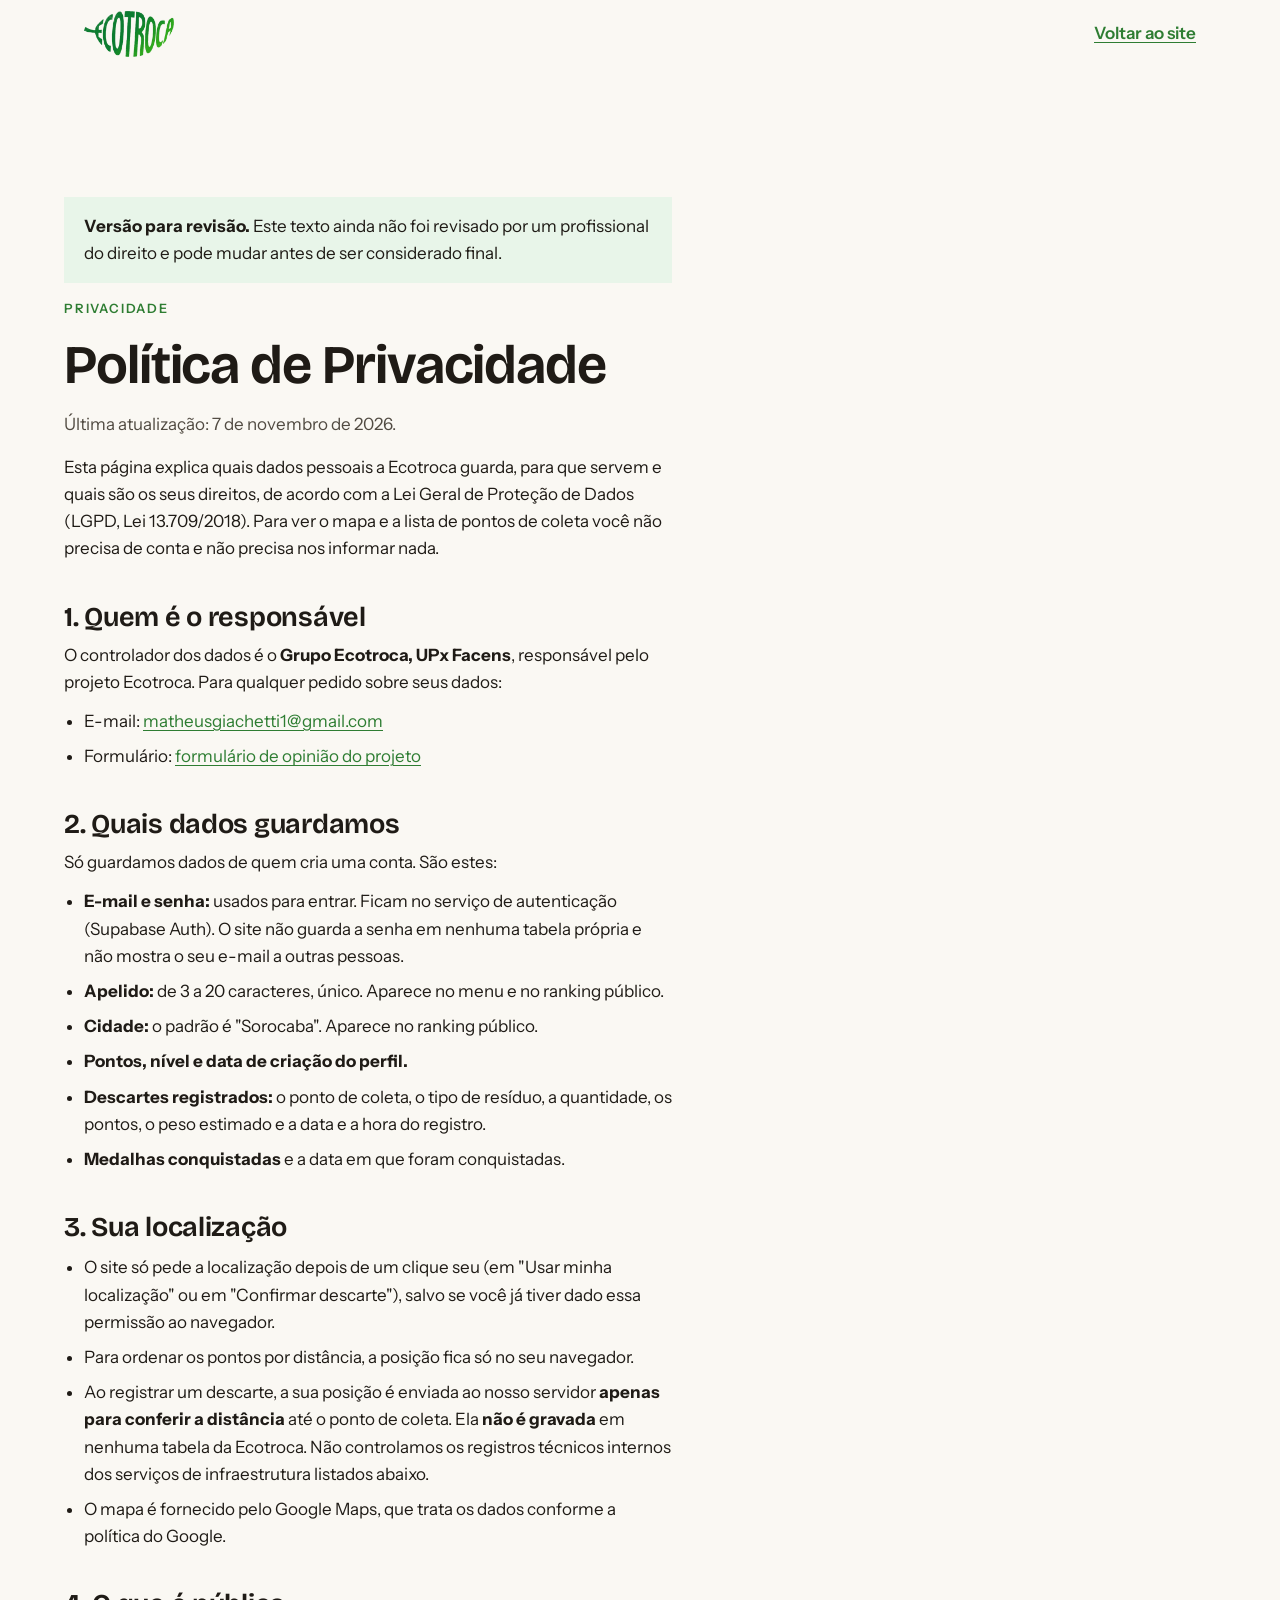
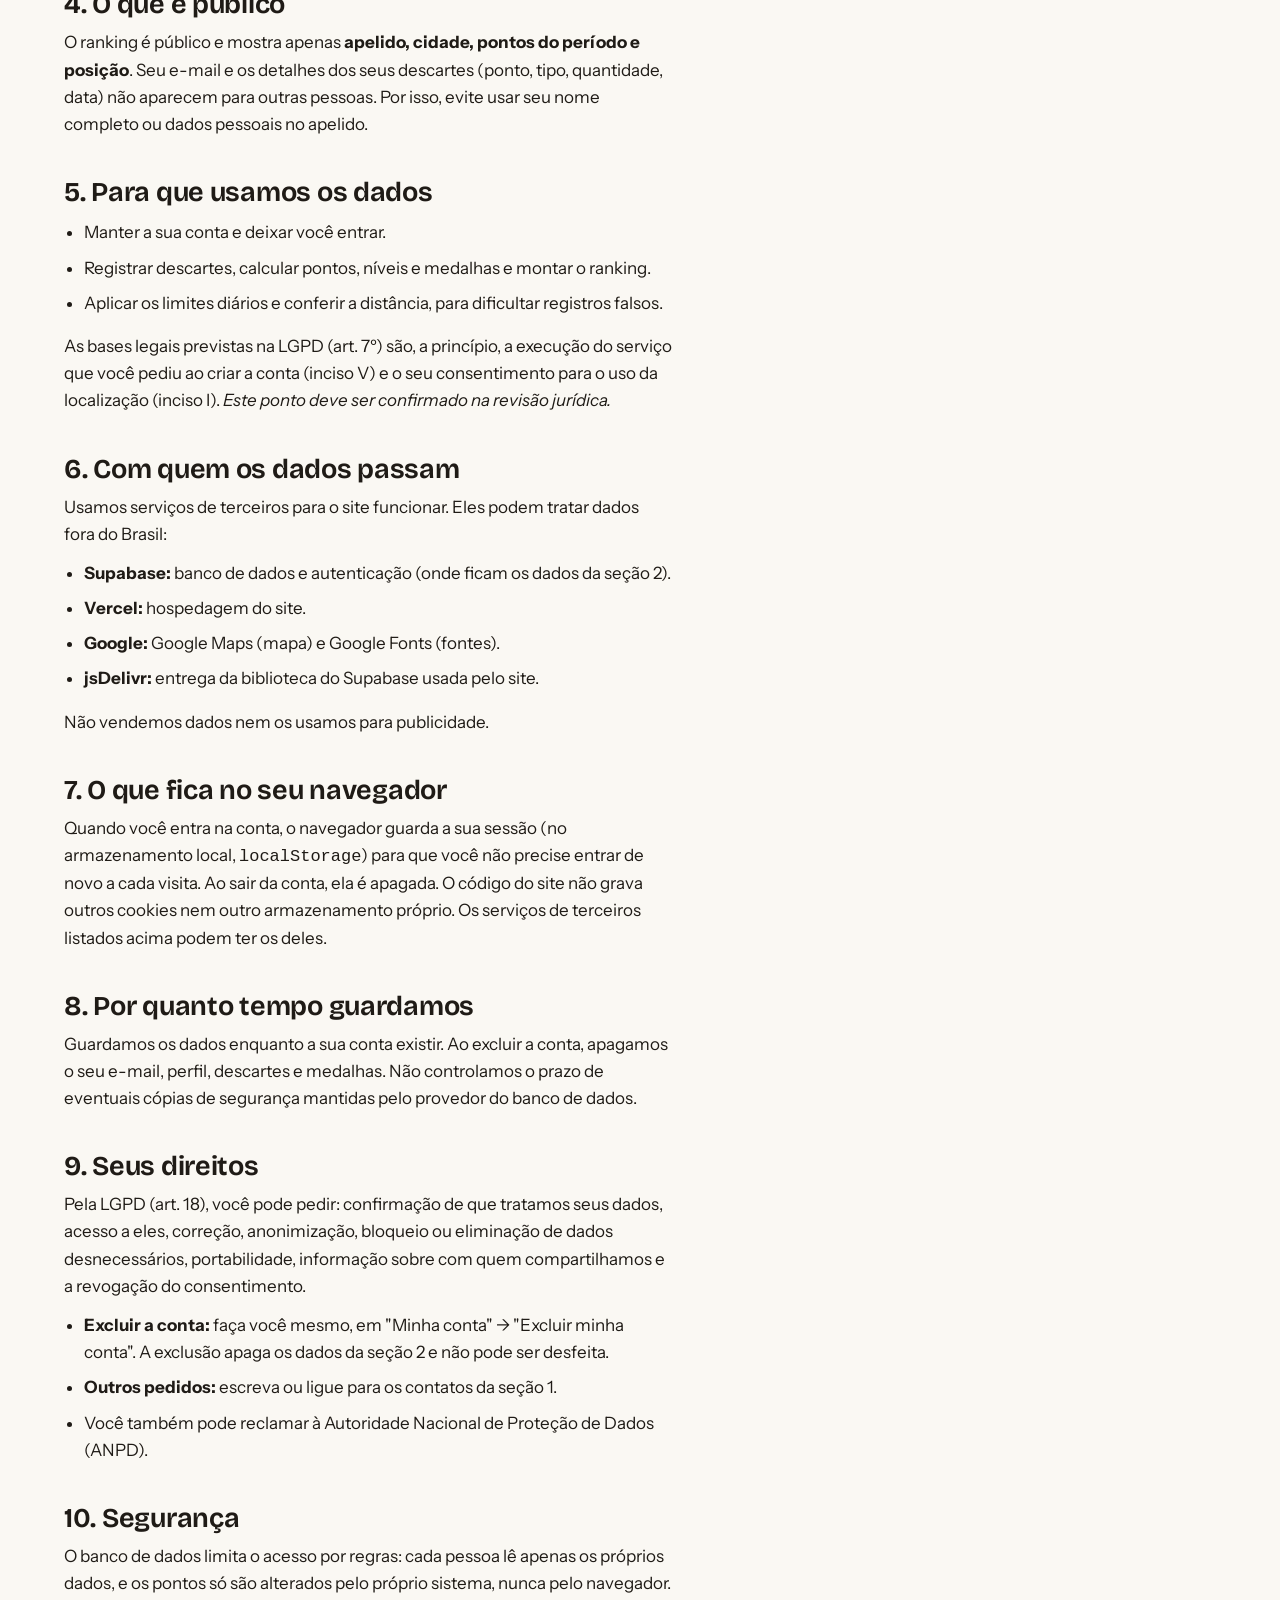
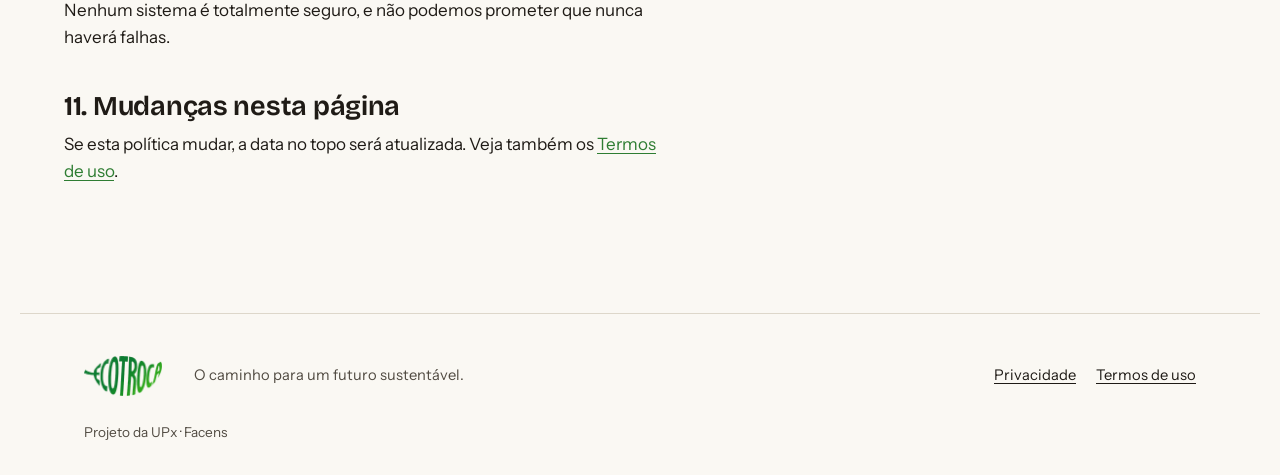
<file: privacidade.html>
<!DOCTYPE html>
<html lang="pt-BR">
<head>
  <meta charset="UTF-8">
  <meta name="viewport" content="width=device-width, initial-scale=1">
  <title>Política de Privacidade — Ecotroca</title>
  <meta name="description" content="Quais dados a Ecotroca guarda, para que servem, com quem são compartilhados e como você pode pedir a exclusão da sua conta.">
  <meta name="theme-color" content="#FAF8F3">
  <link rel="canonical" href="https://ecotroca-xi.vercel.app/privacidade">

  <!-- Caminhos absolutos: a página funciona em /privacidade e em /privacidade.html -->
  <link rel="icon" href="/assets/favicon.ico" sizes="any">
  <link rel="icon" href="/assets/favicon-32.png" type="image/png" sizes="32x32">
  <link rel="apple-touch-icon" href="/assets/apple-touch-icon.png">

  <link rel="preconnect" href="https://fonts.googleapis.com">
  <link rel="preconnect" href="https://fonts.gstatic.com" crossorigin>
  <link rel="stylesheet" href="https://fonts.googleapis.com/css2?family=Bricolage+Grotesque:opsz,wght@12..96,500;12..96,650;12..96,750&family=Instrument+Sans:ital,wght@0,400;0,500;0,600;1,400&display=swap">
  <!-- Aplica o tema salvo antes de desenhar a página (sem piscar). Sem localStorage, vale o automático. -->
  <script>try{var t=localStorage.getItem('ecotroca-tema');if(t==='light'||t==='dark')document.documentElement.setAttribute('data-theme',t)}catch(e){}</script>
  <link rel="stylesheet" href="/css/styles.css">
  <script type="module" src="/js/tema.js"></script>
</head>
<body>
  <a class="pular" href="#conteudo">Pular para o conteúdo</a>

  <header class="topo">
    <div class="topo__barra">
      <a class="topo__marca" href="/" aria-label="Ecotroca, ir para o início">
        <img src="/assets/logo-320.png" alt="Ecotroca" width="160" height="82" decoding="async">
      </a>
      <nav aria-label="Navegação">
        <a class="topo__voltar" href="/">Voltar ao site</a>
      </nav>
    </div>
  </header>

  <main id="conteudo">
    <article class="secao documento" aria-labelledby="doc-titulo">
      <p class="documento__revisao" role="note"><strong>Versão para revisão.</strong> Este texto ainda não foi revisado por um profissional do direito e pode mudar antes de ser considerado final.</p>

      <p class="sobretitulo">Privacidade</p>
      <h1 class="documento__titulo" id="doc-titulo">Política de Privacidade</h1>
      <p class="documento__data">Última atualização: 7 de novembro de 2026.</p>

      <p>Esta página explica quais dados pessoais a Ecotroca guarda, para que servem e quais são os seus direitos, de acordo com a Lei Geral de Proteção de Dados (LGPD, Lei 13.709/2018). Para ver o mapa e a lista de pontos de coleta você não precisa de conta e não precisa nos informar nada.</p>

      <h2>1. Quem é o responsável</h2>
      <p>O controlador dos dados é o <strong>Grupo Ecotroca, UPx Facens</strong>, responsável pelo projeto Ecotroca. Para qualquer pedido sobre seus dados:</p>
      <ul>
        <li>E-mail: <a href="mailto:matheusgiachetti1@gmail.com">matheusgiachetti1@gmail.com</a></li>
        <li>Formulário: <a href="https://docs.google.com/forms/d/e/1FAIpQLSdOtf4Ovx7FxaVon2iBD1EKzEhrWQzS3q2Yaie1gTWmwUmgMg/viewform" target="_blank" rel="noopener" aria-label="Formulário de contato e opinião (abre o Google Forms em nova aba)">formulário de opinião do projeto</a></li>
      </ul>

      <h2>2. Quais dados guardamos</h2>
      <p>Só guardamos dados de quem cria uma conta. São estes:</p>
      <ul>
        <li><strong>E-mail e senha:</strong> usados para entrar. Ficam no serviço de autenticação (Supabase Auth). O site não guarda a senha em nenhuma tabela própria e não mostra o seu e-mail a outras pessoas.</li>
        <li><strong>Apelido:</strong> de 3 a 20 caracteres, único. Aparece no menu e no ranking público.</li>
        <li><strong>Cidade:</strong> o padrão é "Sorocaba". Aparece no ranking público.</li>
        <li><strong>Pontos, nível e data de criação do perfil.</strong></li>
        <li><strong>Descartes registrados:</strong> o ponto de coleta, o tipo de resíduo, a quantidade, os pontos, o peso estimado e a data e a hora do registro.</li>
        <li><strong>Medalhas conquistadas</strong> e a data em que foram conquistadas.</li>
      </ul>

      <h2>3. Sua localização</h2>
      <ul>
        <li>O site só pede a localização depois de um clique seu (em "Usar minha localização" ou em "Confirmar descarte"), salvo se você já tiver dado essa permissão ao navegador.</li>
        <li>Para ordenar os pontos por distância, a posição fica só no seu navegador.</li>
        <li>Ao registrar um descarte, a sua posição é enviada ao nosso servidor <strong>apenas para conferir a distância</strong> até o ponto de coleta. Ela <strong>não é gravada</strong> em nenhuma tabela da Ecotroca. Não controlamos os registros técnicos internos dos serviços de infraestrutura listados abaixo.</li>
        <li>O mapa é fornecido pelo Google Maps, que trata os dados conforme a política do Google.</li>
      </ul>

      <h2>4. O que é público</h2>
      <p>O ranking é público e mostra apenas <strong>apelido, cidade, pontos do período e posição</strong>. Seu e-mail e os detalhes dos seus descartes (ponto, tipo, quantidade, data) não aparecem para outras pessoas. Por isso, evite usar seu nome completo ou dados pessoais no apelido.</p>

      <h2>5. Para que usamos os dados</h2>
      <ul>
        <li>Manter a sua conta e deixar você entrar.</li>
        <li>Registrar descartes, calcular pontos, níveis e medalhas e montar o ranking.</li>
        <li>Aplicar os limites diários e conferir a distância, para dificultar registros falsos.</li>
      </ul>
      <p>As bases legais previstas na LGPD (art. 7º) são, a princípio, a execução do serviço que você pediu ao criar a conta (inciso V) e o seu consentimento para o uso da localização (inciso I). <em>Este ponto deve ser confirmado na revisão jurídica.</em></p>

      <h2>6. Com quem os dados passam</h2>
      <p>Usamos serviços de terceiros para o site funcionar. Eles podem tratar dados fora do Brasil:</p>
      <ul>
        <li><strong>Supabase:</strong> banco de dados e autenticação (onde ficam os dados da seção 2).</li>
        <li><strong>Vercel:</strong> hospedagem do site.</li>
        <li><strong>Google:</strong> Google Maps (mapa) e Google Fonts (fontes).</li>
        <li><strong>jsDelivr:</strong> entrega da biblioteca do Supabase usada pelo site.</li>
      </ul>
      <p>Não vendemos dados nem os usamos para publicidade.</p>

      <h2>7. O que fica no seu navegador</h2>
      <p>Quando você entra na conta, o navegador guarda a sua sessão (no armazenamento local, <code>localStorage</code>) para que você não precise entrar de novo a cada visita. Ao sair da conta, ela é apagada. O código do site não grava outros cookies nem outro armazenamento próprio. Os serviços de terceiros listados acima podem ter os deles.</p>

      <h2>8. Por quanto tempo guardamos</h2>
      <p>Guardamos os dados enquanto a sua conta existir. Ao excluir a conta, apagamos o seu e-mail, perfil, descartes e medalhas. Não controlamos o prazo de eventuais cópias de segurança mantidas pelo provedor do banco de dados.</p>

      <h2>9. Seus direitos</h2>
      <p>Pela LGPD (art. 18), você pode pedir: confirmação de que tratamos seus dados, acesso a eles, correção, anonimização, bloqueio ou eliminação de dados desnecessários, portabilidade, informação sobre com quem compartilhamos e a revogação do consentimento.</p>
      <ul>
        <li><strong>Excluir a conta:</strong> faça você mesmo, em "Minha conta" → "Excluir minha conta". A exclusão apaga os dados da seção 2 e não pode ser desfeita.</li>
        <li><strong>Outros pedidos:</strong> escreva ou ligue para os contatos da seção 1.</li>
        <li>Você também pode reclamar à Autoridade Nacional de Proteção de Dados (ANPD).</li>
      </ul>

      <h2>10. Segurança</h2>
      <p>O banco de dados limita o acesso por regras: cada pessoa lê apenas os próprios dados, e os pontos só são alterados pelo próprio sistema, nunca pelo navegador. Nenhum sistema é totalmente seguro, e não podemos prometer que nunca haverá falhas.</p>

      <h2>11. Mudanças nesta página</h2>
      <p>Se esta política mudar, a data no topo será atualizada. Veja também os <a href="/termos.html">Termos de uso</a>.</p>
    </article>
  </main>

  <footer class="rodape">
    <div class="rodape__linha">
      <a href="/" class="rodape__marca" aria-label="Ecotroca, ir para o início">
        <img src="/assets/logo-320.png" alt="Ecotroca" width="110" height="56" loading="lazy">
      </a>
      <p class="rodape__slogan">O caminho para um futuro sustentável.</p>
      <p class="rodape__legal">
        <a href="/privacidade.html" aria-current="page">Privacidade</a>
        <a href="/termos.html">Termos de uso</a>
      </p>
    </div>
    <div class="rodape__linha rodape__linha--fina">
      <p>Projeto da UPx · Facens</p>
    </div>
  </footer>
</body>
</html>
</file>
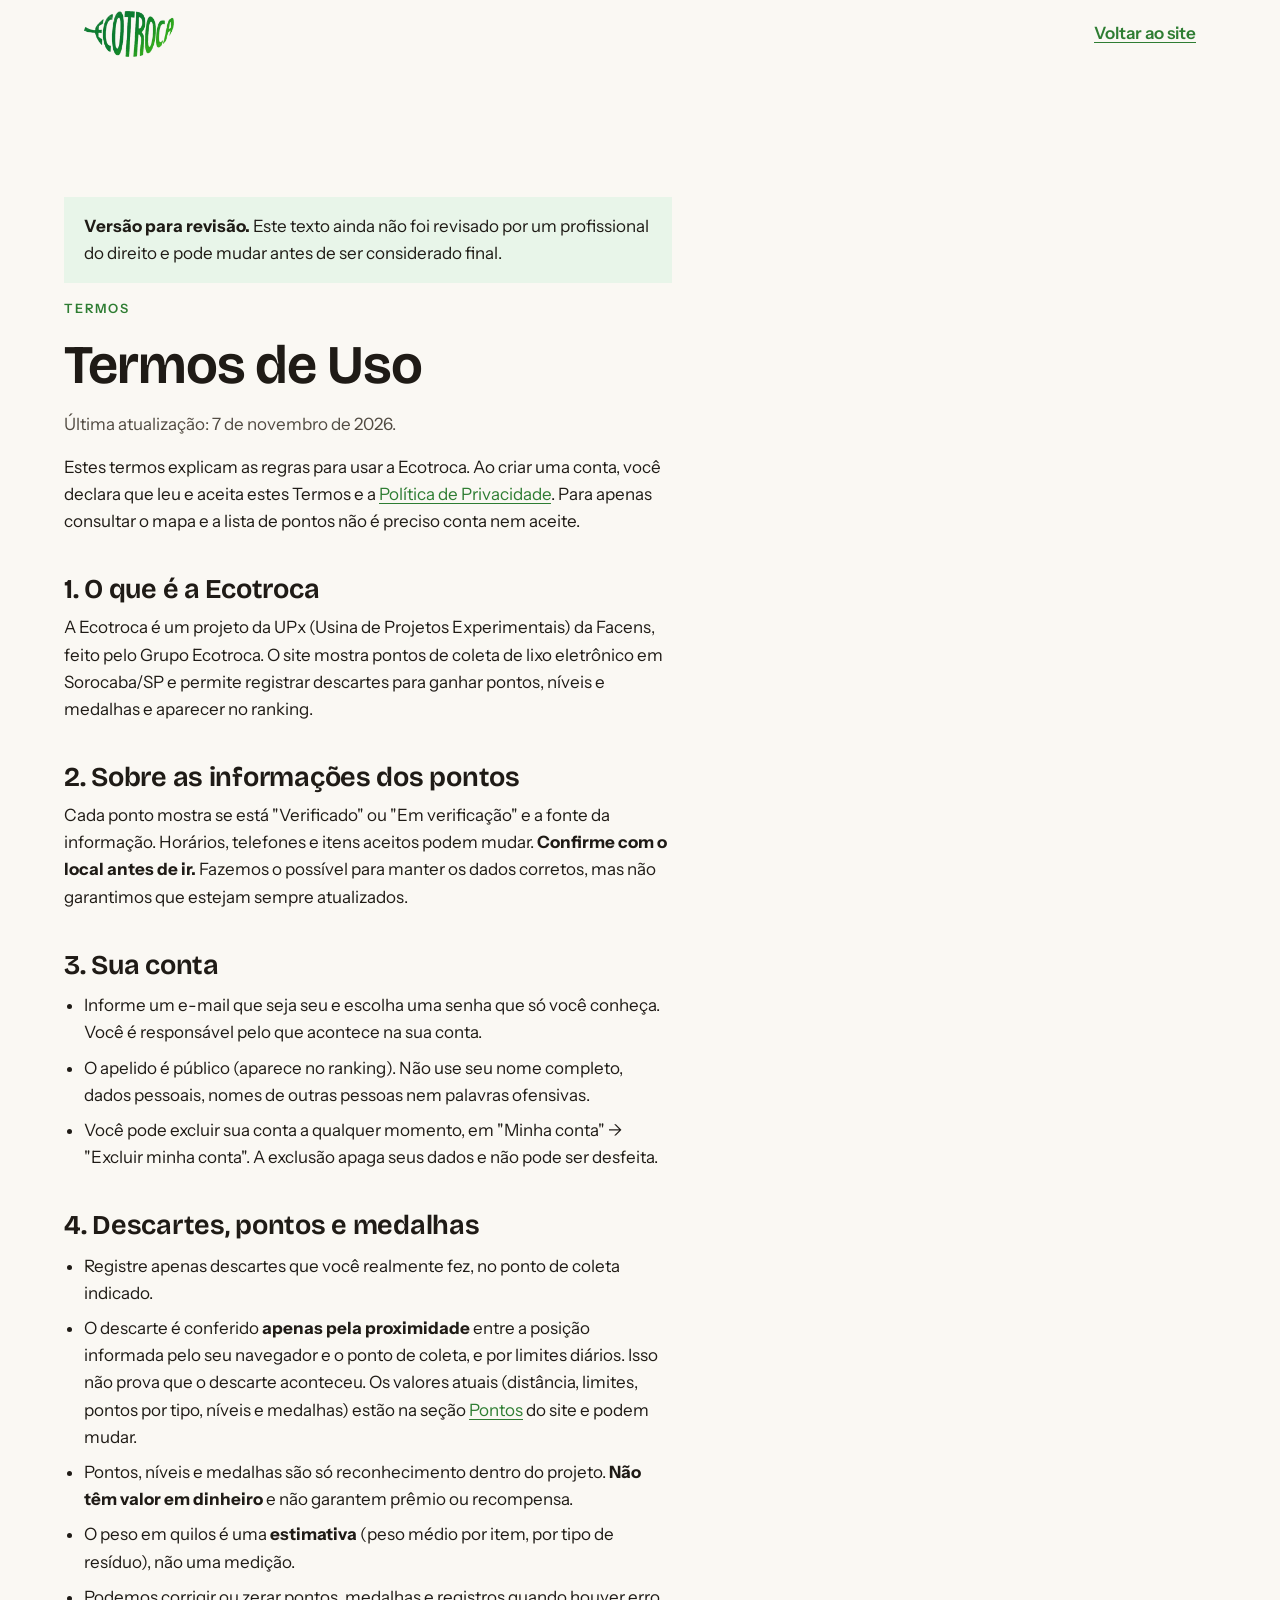
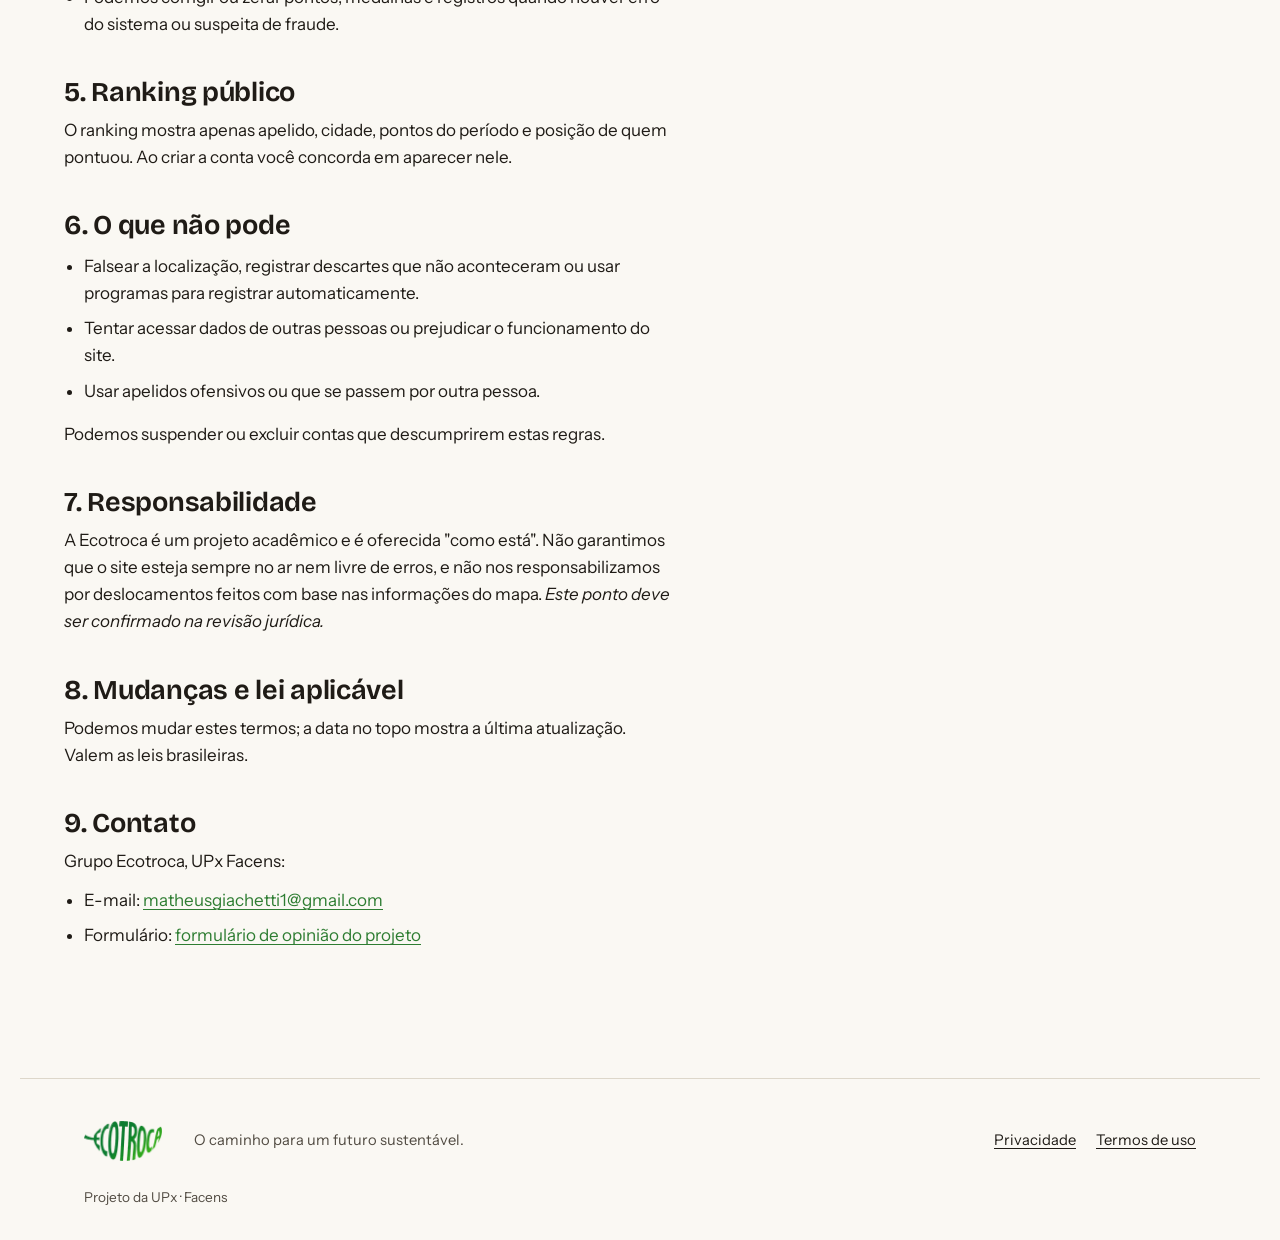
<file: termos.html>
<!DOCTYPE html>
<html lang="pt-BR">
<head>
  <meta charset="UTF-8">
  <meta name="viewport" content="width=device-width, initial-scale=1">
  <title>Termos de Uso — Ecotroca</title>
  <meta name="description" content="As regras para usar a Ecotroca: conta, registro de descartes, pontos, ranking e o que esperamos de quem usa o site.">
  <meta name="theme-color" content="#FAF8F3">
  <link rel="canonical" href="https://ecotroca-xi.vercel.app/termos">

  <!-- Caminhos absolutos: a página funciona em /termos e em /termos.html -->
  <link rel="icon" href="/assets/favicon.ico" sizes="any">
  <link rel="icon" href="/assets/favicon-32.png" type="image/png" sizes="32x32">
  <link rel="apple-touch-icon" href="/assets/apple-touch-icon.png">

  <link rel="preconnect" href="https://fonts.googleapis.com">
  <link rel="preconnect" href="https://fonts.gstatic.com" crossorigin>
  <link rel="stylesheet" href="https://fonts.googleapis.com/css2?family=Bricolage+Grotesque:opsz,wght@12..96,500;12..96,650;12..96,750&family=Instrument+Sans:ital,wght@0,400;0,500;0,600;1,400&display=swap">
  <!-- Aplica o tema salvo antes de desenhar a página (sem piscar). Sem localStorage, vale o automático. -->
  <script>try{var t=localStorage.getItem('ecotroca-tema');if(t==='light'||t==='dark')document.documentElement.setAttribute('data-theme',t)}catch(e){}</script>
  <link rel="stylesheet" href="/css/styles.css">
  <script type="module" src="/js/tema.js"></script>
</head>
<body>
  <a class="pular" href="#conteudo">Pular para o conteúdo</a>

  <header class="topo">
    <div class="topo__barra">
      <a class="topo__marca" href="/" aria-label="Ecotroca, ir para o início">
        <img src="/assets/logo-320.png" alt="Ecotroca" width="160" height="82" decoding="async">
      </a>
      <nav aria-label="Navegação">
        <a class="topo__voltar" href="/">Voltar ao site</a>
      </nav>
    </div>
  </header>

  <main id="conteudo">
    <article class="secao documento" aria-labelledby="doc-titulo">
      <p class="documento__revisao" role="note"><strong>Versão para revisão.</strong> Este texto ainda não foi revisado por um profissional do direito e pode mudar antes de ser considerado final.</p>

      <p class="sobretitulo">Termos</p>
      <h1 class="documento__titulo" id="doc-titulo">Termos de Uso</h1>
      <p class="documento__data">Última atualização: 7 de novembro de 2026.</p>

      <p>Estes termos explicam as regras para usar a Ecotroca. Ao criar uma conta, você declara que leu e aceita estes Termos e a <a href="/privacidade.html">Política de Privacidade</a>. Para apenas consultar o mapa e a lista de pontos não é preciso conta nem aceite.</p>

      <h2>1. O que é a Ecotroca</h2>
      <p>A Ecotroca é um projeto da UPx (Usina de Projetos Experimentais) da Facens, feito pelo Grupo Ecotroca. O site mostra pontos de coleta de lixo eletrônico em Sorocaba/SP e permite registrar descartes para ganhar pontos, níveis e medalhas e aparecer no ranking.</p>

      <h2>2. Sobre as informações dos pontos</h2>
      <p>Cada ponto mostra se está "Verificado" ou "Em verificação" e a fonte da informação. Horários, telefones e itens aceitos podem mudar. <strong>Confirme com o local antes de ir.</strong> Fazemos o possível para manter os dados corretos, mas não garantimos que estejam sempre atualizados.</p>

      <h2>3. Sua conta</h2>
      <ul>
        <li>Informe um e-mail que seja seu e escolha uma senha que só você conheça. Você é responsável pelo que acontece na sua conta.</li>
        <li>O apelido é público (aparece no ranking). Não use seu nome completo, dados pessoais, nomes de outras pessoas nem palavras ofensivas.</li>
        <li>Você pode excluir sua conta a qualquer momento, em "Minha conta" → "Excluir minha conta". A exclusão apaga seus dados e não pode ser desfeita.</li>
      </ul>

      <h2>4. Descartes, pontos e medalhas</h2>
      <ul>
        <li>Registre apenas descartes que você realmente fez, no ponto de coleta indicado.</li>
        <li>O descarte é conferido <strong>apenas pela proximidade</strong> entre a posição informada pelo seu navegador e o ponto de coleta, e por limites diários. Isso não prova que o descarte aconteceu. Os valores atuais (distância, limites, pontos por tipo, níveis e medalhas) estão na seção <a href="/#pontos">Pontos</a> do site e podem mudar.</li>
        <li>Pontos, níveis e medalhas são só reconhecimento dentro do projeto. <strong>Não têm valor em dinheiro</strong> e não garantem prêmio ou recompensa.</li>
        <li>O peso em quilos é uma <strong>estimativa</strong> (peso médio por item, por tipo de resíduo), não uma medição.</li>
        <li>Podemos corrigir ou zerar pontos, medalhas e registros quando houver erro do sistema ou suspeita de fraude.</li>
      </ul>

      <h2>5. Ranking público</h2>
      <p>O ranking mostra apenas apelido, cidade, pontos do período e posição de quem pontuou. Ao criar a conta você concorda em aparecer nele.</p>

      <h2>6. O que não pode</h2>
      <ul>
        <li>Falsear a localização, registrar descartes que não aconteceram ou usar programas para registrar automaticamente.</li>
        <li>Tentar acessar dados de outras pessoas ou prejudicar o funcionamento do site.</li>
        <li>Usar apelidos ofensivos ou que se passem por outra pessoa.</li>
      </ul>
      <p>Podemos suspender ou excluir contas que descumprirem estas regras.</p>

      <h2>7. Responsabilidade</h2>
      <p>A Ecotroca é um projeto acadêmico e é oferecida "como está". Não garantimos que o site esteja sempre no ar nem livre de erros, e não nos responsabilizamos por deslocamentos feitos com base nas informações do mapa. <em>Este ponto deve ser confirmado na revisão jurídica.</em></p>

      <h2>8. Mudanças e lei aplicável</h2>
      <p>Podemos mudar estes termos; a data no topo mostra a última atualização. Valem as leis brasileiras.</p>

      <h2>9. Contato</h2>
      <p>Grupo Ecotroca, UPx Facens:</p>
      <ul>
        <li>E-mail: <a href="mailto:matheusgiachetti1@gmail.com">matheusgiachetti1@gmail.com</a></li>
        <li>Formulário: <a href="https://docs.google.com/forms/d/e/1FAIpQLSdOtf4Ovx7FxaVon2iBD1EKzEhrWQzS3q2Yaie1gTWmwUmgMg/viewform" target="_blank" rel="noopener" aria-label="Formulário de contato e opinião (abre o Google Forms em nova aba)">formulário de opinião do projeto</a></li>
      </ul>
    </article>
  </main>

  <footer class="rodape">
    <div class="rodape__linha">
      <a href="/" class="rodape__marca" aria-label="Ecotroca, ir para o início">
        <img src="/assets/logo-320.png" alt="Ecotroca" width="110" height="56" loading="lazy">
      </a>
      <p class="rodape__slogan">O caminho para um futuro sustentável.</p>
      <p class="rodape__legal">
        <a href="/privacidade.html">Privacidade</a>
        <a href="/termos.html" aria-current="page">Termos de uso</a>
      </p>
    </div>
    <div class="rodape__linha rodape__linha--fina">
      <p>Projeto da UPx · Facens</p>
    </div>
  </footer>
</body>
</html>
</file>
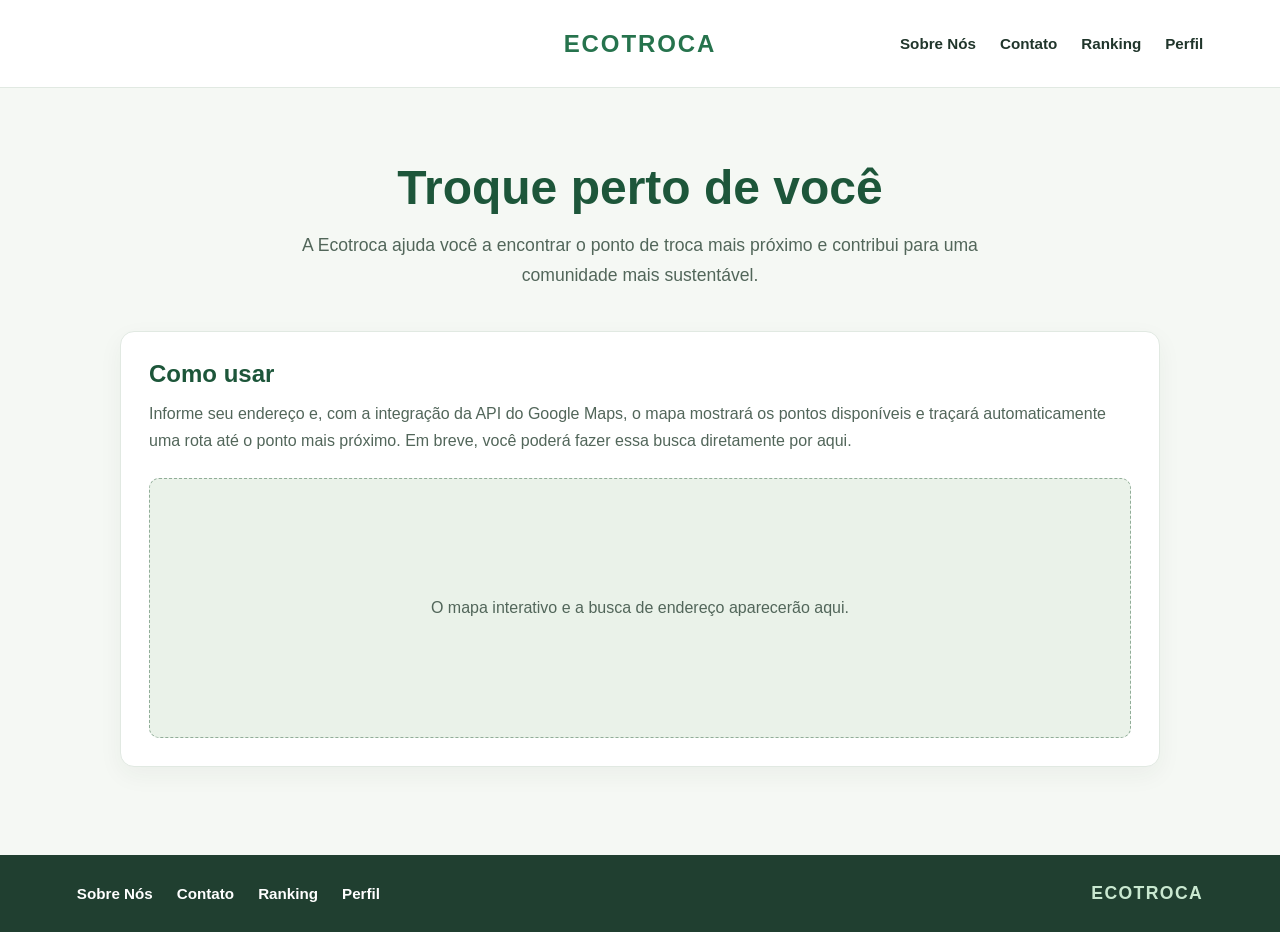
<file: UPX_S2.html>
<!DOCTYPE html>
<html lang="pt-BR">
<head>
    <meta charset="UTF-8">
    <meta name="viewport" content="width=device-width, initial-scale=1.0">
    <meta name="description" content="Encontre o ponto de troca mais próximo com a Ecotroca.">
    <title>Ecotroca</title>
    <style>
        :root {
            color-scheme: light;
            font-family: Arial, sans-serif;
            color: #20352b;
            background: #f5f8f4;
        }

        * {
            box-sizing: border-box;
        }

        html {
            scroll-behavior: smooth;
        }

        body {
            margin: 0;
            min-width: 320px;
        }

        a {
            color: inherit;
        }

        .site-header {
            position: relative;
            display: flex;
            align-items: center;
            justify-content: flex-end;
            min-height: 88px;
            padding: 20px 6%;
            background: #fff;
            border-bottom: 1px solid #e1e9e2;
        }

        .brand {
            position: absolute;
            left: 50%;
            transform: translateX(-50%);
            color: #26734d;
            font-size: 1.5rem;
            font-weight: 800;
            letter-spacing: 0.08em;
            text-decoration: none;
        }

        .main-nav,
        .footer-nav {
            display: flex;
            flex-wrap: wrap;
            gap: 24px;
        }

        .main-nav a,
        .footer-nav a {
            font-size: 0.95rem;
            font-weight: 600;
            text-decoration: none;
        }

        .main-nav a:hover,
        .footer-nav a:hover {
            color: #26734d;
            text-decoration: underline;
            text-underline-offset: 4px;
        }

        main {
            width: min(100% - 40px, 1040px);
            margin: 0 auto;
            padding: 72px 0 88px;
        }

        .intro {
            max-width: 720px;
            margin: 0 auto 40px;
            text-align: center;
        }

        .intro h1 {
            margin: 0 0 16px;
            color: #1d563a;
            font-size: clamp(2rem, 5vw, 3rem);
        }

        .intro p {
            margin: 0;
            color: #52665a;
            font-size: 1.1rem;
            line-height: 1.7;
        }

        .how-it-works {
            padding: 28px;
            background: #fff;
            border: 1px solid #e1e9e2;
            border-radius: 14px;
            box-shadow: 0 8px 24px rgb(32 53 43 / 5%);
        }

        .how-it-works h2 {
            margin: 0 0 12px;
            color: #1d563a;
        }

        .how-it-works p {
            margin: 0;
            color: #52665a;
            line-height: 1.7;
        }

        .map-placeholder {
            display: grid;
            min-height: 260px;
            margin-top: 24px;
            padding: 24px;
            place-items: center;
            color: #52665a;
            text-align: center;
            background: #eaf2e9;
            border: 1px dashed #91ad98;
            border-radius: 10px;
        }

        .site-footer {
            display: flex;
            align-items: center;
            justify-content: space-between;
            gap: 24px;
            padding: 28px 6%;
            background: #203f30;
            color: #fff;
        }

        .footer-logo {
            color: #c9e8d0;
            font-size: 1.1rem;
            font-weight: 800;
            letter-spacing: 0.08em;
            text-decoration: none;
        }

        @media (max-width: 760px) {
            .site-header {
                flex-direction: column;
                justify-content: center;
                gap: 18px;
                padding: 18px 20px;
            }

            .brand {
                position: static;
                transform: none;
            }

            .main-nav,
            .footer-nav {
                justify-content: center;
                gap: 12px 20px;
            }

            .site-footer {
                flex-direction: column-reverse;
                text-align: center;
            }
        }
    </style>
</head>
<body>
    <header class="site-header">
        <a class="brand" href="#topo" aria-label="Ecotroca - voltar ao topo">ECOTROCA</a>
        <nav class="main-nav" aria-label="Navegação principal">
            <a href="sobre-nos.html">Sobre Nós</a>
            <a href="contato.html">Contato</a>
            <a href="ranking.html">Ranking</a>
            <a href="perfil.html">Perfil</a>
        </nav>
    </header>

    <main id="topo">
        <section class="intro" aria-labelledby="titulo-principal">
            <h1 id="titulo-principal">Troque perto de você</h1>
            <p>
                A Ecotroca ajuda você a encontrar o ponto de troca mais próximo e
                contribui para uma comunidade mais sustentável.
            </p>
        </section>

        <section class="how-it-works" aria-labelledby="como-funciona">
            <h2 id="como-funciona">Como usar</h2>
            <p>
                Informe seu endereço e, com a integração da API do Google Maps,
                o mapa mostrará os pontos disponíveis e traçará automaticamente
                uma rota até o ponto mais próximo. Em breve, você poderá fazer
                essa busca diretamente por aqui.
            </p>
            <div class="map-placeholder" aria-label="Espaço reservado para o mapa">
                O mapa interativo e a busca de endereço aparecerão aqui.
            </div>
        </section>
    </main>

    <footer class="site-footer">
        <nav class="footer-nav" aria-label="Navegação do rodapé">
            <a href="sobre-nos.html">Sobre Nós</a>
            <a href="contato.html">Contato</a>
            <a href="ranking.html">Ranking</a>
            <a href="perfil.html">Perfil</a>
        </nav>
        <a class="footer-logo" href="#topo" aria-label="Ecotroca - voltar ao topo">ECOTROCA</a>
    </footer>
</body>
</html>
</file>
<file: css/styles.css>
/* =====================================================================
   Ecotroca — estilos
   Mobile-first. Poucas bordas, blocos separados por espaço e fundos
   alternados. Times New Roman só no título do hero.
   ===================================================================== */

:root {
  /* Cores */
  --verde-900: #17421F;
  --verde-800: #1E5A28;
  --verde-700: #2E7D32;   /* verde principal (contraste AA sobre off-white) */
  --verde-400: #66BB6A;   /* só decorativo / sobre fundo escuro */
  --verde-100: #E8F5E9;
  --verde-50:  #F2F8EE;
  --papel:     #FAF8F3;   /* off-white */
  --papel-2:   #F2EFE7;
  --tinta:     #1F1B16;   /* quase preto, tom quente */
  --tinta-2:   #514B42;
  --linha:     #DDD7CA;
  --alerta:    #8A4B08;
  color-scheme: light;

  /* Papéis de cor que NÃO mudam com o tema (valores iguais no claro e no escuro) */
  --acao: #2E7D32;               /* fundo de botão/selo/marca com texto branco por cima */
  --acao-hover: #17421F;
  --sobre-acao: #fff;
  --perigo: #8A4B08;             /* botão de excluir */
  --perigo-hover: #6B3906;
  --fundo-escuro: #17421F;       /* hero e "Como funciona": sempre verde escuro */
  --sobre-escuro: #FAF8F3;
  --sobre-escuro-2: #DCE6D8;
  --passos-linha: rgb(250 248 243 / 0.25);
  --sobre-foto: #fff;            /* texto do hero: sempre claro sobre a foto escurecida */
  --sobre-foto-2: #CFE8C9;
  --sobre-foto-3: #F1EFE8;
  --hero-veu: rgb(10 22 12 / 0.58);
  --claro-fundo: #FAF8F3;        /* botão claro (hero e "Como funciona"), igual nos dois temas */
  --claro-texto: #17421F;
  --claro-hover: #E8F5E9;
  --marcador-borda: #fff;        /* marcadores do mapa (o mapa do Google é sempre claro) */
  --marcador-usuario: #1F1B16;
  --sombra-marcador: 0 1px 3px rgb(0 0 0 / 0.35);
  --halo-usuario: rgb(31 27 22 / 0.18);

  /* Papéis de cor que acompanham o tema */
  --suave-hover: #D3E8D6;
  --suave-hover-2: #fff;
  --campo-fundo: #fff;
  --linha-verde: #C9DCC6;
  --veu-painel: rgb(31 27 22 / 0.55);

  /* Tipografia */
  --fonte-hero: "Times New Roman", Times, serif;
  --fonte-titulo: "Bricolage Grotesque", "Segoe UI", system-ui, sans-serif;
  --fonte-texto: "Instrument Sans", "Segoe UI", system-ui, sans-serif;

  /* Espaços */
  --margem: clamp(1.25rem, 5vw, 4.5rem);
  --secao: clamp(4.5rem, 10vw, 8.5rem);
  --largura: 1240px;
  --raio: 3px;
  --altura-topo: 68px;
}

/* ---------- Tema escuro ----------
   Automático: segue o aparelho (prefers-color-scheme), a menos que o html tenha data-theme="light".
   Escolha manual: data-theme="dark" ou "light" no <html> (js/tema.js). Os mesmos valores aparecem duas vezes
   (um bloco por mecanismo): mudou um, mude o outro (test_20 confere que são idênticos). */
@media (prefers-color-scheme: dark) {
  :root:not([data-theme="light"]) {
    color-scheme: dark;
    --papel: #14120F;   /* fundo da página */
    --papel-2: #1F1C17;   /* fundo secundário */
    --tinta: #ECE7DD;   /* texto */
    --tinta-2: #B7B0A3;   /* texto secundário */
    --linha: #3A362E;   /* linhas finas */
    --alerta: #E8A862;   /* texto de aviso/erro */
    --verde-50: #17211A;
    --verde-100: #1C2B20;   /* fundo verde suave */
    --verde-700: #81C784;   /* verde de texto/destaque (no escuro é CLARO) */
    --verde-800: #A5D6A7;
    --verde-900: #C8E6C9;   /* texto sobre o fundo verde suave (no escuro é CLARO) */
    --acao-hover: #1E5A28;
    --perigo-hover: #A05A0C;
    --fundo-escuro: #12331A;   /* hero e Como funciona */
    --hero-veu: rgb(6 14 7 / 0.64);   /* véu sobre a foto, um pouco mais forte */
    --suave-hover: #27402C;
    --suave-hover-2: #26231D;
    --campo-fundo: #26231D;
    --linha-verde: #2E4733;
    --veu-painel: rgb(0 0 0 / 0.65);
  }
}
:root[data-theme="dark"] {
  color-scheme: dark;
  --papel: #14120F;   /* fundo da página */
  --papel-2: #1F1C17;   /* fundo secundário */
  --tinta: #ECE7DD;   /* texto */
  --tinta-2: #B7B0A3;   /* texto secundário */
  --linha: #3A362E;   /* linhas finas */
  --alerta: #E8A862;   /* texto de aviso/erro */
  --verde-50: #17211A;
  --verde-100: #1C2B20;   /* fundo verde suave */
  --verde-700: #81C784;   /* verde de texto/destaque (no escuro é CLARO) */
  --verde-800: #A5D6A7;
  --verde-900: #C8E6C9;   /* texto sobre o fundo verde suave (no escuro é CLARO) */
  --acao-hover: #1E5A28;
  --perigo-hover: #A05A0C;
  --fundo-escuro: #12331A;   /* hero e Como funciona */
  --hero-veu: rgb(6 14 7 / 0.64);   /* véu sobre a foto, um pouco mais forte */
  --suave-hover: #27402C;
  --suave-hover-2: #26231D;
  --campo-fundo: #26231D;
  --linha-verde: #2E4733;
  --veu-painel: rgb(0 0 0 / 0.65);
}

/* ---------- Base ---------- */
*,
*::before,
*::after { box-sizing: border-box; }

html {
  scroll-behavior: smooth;
  scroll-padding-top: calc(var(--altura-topo) + 8px);
  -webkit-text-size-adjust: 100%;
}

body {
  margin: 0;
  min-width: 320px;
  background: var(--papel);
  color: var(--tinta);
  font-family: var(--fonte-texto);
  font-size: 1.0625rem;
  line-height: 1.6;
  -webkit-font-smoothing: antialiased;
}

img { display: block; max-width: 100%; height: auto; }

h1, h2, h3 { margin: 0; font-weight: 650; line-height: 1.08; }
h2 {
  font-family: var(--fonte-titulo);
  font-size: clamp(2rem, 5.2vw, 3.6rem);
  letter-spacing: -0.02em;
  max-width: 18ch;
}
h3 { font-family: var(--fonte-titulo); font-size: 1.3rem; letter-spacing: -0.01em; }
p { margin: 0; }

a { color: var(--verde-700); text-underline-offset: 0.18em; text-decoration-thickness: 1px; }
a:hover { color: var(--verde-900); text-decoration-thickness: 2px; }

:focus-visible {
  outline: 3px solid var(--verde-700);
  outline-offset: 3px;
  border-radius: 1px;
}

.pular {
  position: absolute;
  left: 1rem;
  top: -100px;
  z-index: 100;
  padding: 0.6rem 1rem;
  background: var(--tinta);
  color: var(--papel);
}
.pular:focus { top: 0.75rem; }

.sobretitulo {
  margin-bottom: 1rem;
  font-family: var(--fonte-texto);
  font-size: 0.8rem;
  font-weight: 600;
  letter-spacing: 0.14em;
  text-transform: uppercase;
  color: var(--verde-700);
}

/* ---------- Botões ---------- */
.botao {
  display: inline-flex;
  align-items: center;
  justify-content: center;
  gap: 0.6rem;
  min-height: 48px;
  padding: 0.75rem 1.35rem;
  border: 0;
  border-radius: var(--raio);
  background: var(--acao);
  color: var(--sobre-acao);
  font: 600 1rem/1.2 var(--fonte-texto);
  text-decoration: none;
  cursor: pointer;
  transition: background-color 0.2s ease;
}
.botao:hover { background: var(--acao-hover); color: var(--sobre-acao); }
.botao[aria-busy="true"] { cursor: progress; opacity: 0.85; }
.botao--claro { background: var(--claro-fundo); color: var(--claro-texto); }
.botao--claro:hover { background: var(--claro-hover); color: var(--claro-texto); }
.botao__icone { width: 20px; height: 20px; fill: currentColor; flex: none; }

/* ---------- Topo ---------- */
.topo {
  position: sticky;
  top: 0;
  z-index: 50;
  background: var(--papel);
  border-bottom: 1px solid transparent;
  transition: border-color 0.2s ease;
}
.topo.is-rolado { border-bottom-color: var(--linha); }

.topo__barra {
  display: flex;
  align-items: center;
  justify-content: space-between;
  max-width: var(--largura);
  height: var(--altura-topo);
  margin: 0 auto;
  padding: 0 var(--margem);
}
.topo__marca img { width: auto; height: 46px; }

.topo__menu {
  min-height: 44px;
  padding: 0 0.9rem;
  border: 0;
  border-radius: var(--raio);
  background: var(--verde-100);
  color: var(--verde-900);
  font: 600 0.95rem var(--fonte-texto);
  cursor: pointer;
}

.menu {
  position: absolute;
  top: var(--altura-topo);
  left: 0;
  right: 0;
  display: none;
  background: var(--papel);
  border-bottom: 1px solid var(--linha);
}
.menu.is-aberto { display: block; }
.menu ul { margin: 0; padding: 0.5rem var(--margem) 1.25rem; list-style: none; }
.menu a {
  display: block;
  padding: 0.8rem 0;
  border-bottom: 1px solid var(--linha);
  color: var(--tinta);
  font-family: var(--fonte-titulo);
  font-size: 1.35rem;
  font-weight: 500;
  text-decoration: none;
}
.menu li:last-child a { border-bottom: 0; }
.menu a:hover { color: var(--verde-700); }

@media (min-width: 900px) {
  .topo__menu { display: none; }
  .menu { position: static; display: block; background: none; border: 0; }
  .menu ul { display: flex; gap: clamp(0.6rem, 1.6vw, 1.5rem); padding: 0; }
  .menu a {
    display: flex;
    align-items: center;
    min-height: 44px;
    padding: 0 0.25rem;
    border: 0;
    font-family: var(--fonte-texto);
    font-size: 0.95rem;
    font-weight: 500;
  }
  .menu a:hover { text-decoration: underline; }
}

/* ---------- Hero ---------- */
.hero {
  position: relative;
  display: flex;
  align-items: flex-end;
  min-height: calc(88svh - var(--altura-topo));
  min-height: max(30rem, calc(88svh - var(--altura-topo)));
  overflow: hidden;
  color: var(--sobre-foto);
  background: var(--fundo-escuro);
}
.hero__foto,
.hero__foto img {
  position: absolute;
  inset: 0;
  width: 100%;
  height: 100%;
}
.hero__foto img { object-fit: cover; object-position: 30% 60%; }
/* Escurecimento sutil e uniforme para garantir contraste do texto */
.hero__foto::after {
  content: "";
  position: absolute;
  inset: 0;
  background: var(--hero-veu);
}

.hero__conteudo {
  position: relative;
  width: 100%;
  max-width: var(--largura);
  margin: 0 auto;
  padding: 3rem var(--margem) clamp(3rem, 8vw, 6rem);
}
.hero__sobretitulo {
  margin-bottom: 1.25rem;
  font-size: 0.8rem;
  font-weight: 600;
  letter-spacing: 0.16em;
  text-transform: uppercase;
  color: var(--sobre-foto-2);
}
.hero__titulo {
  max-width: 11ch;
  font-family: var(--fonte-hero);
  font-size: clamp(3rem, 11vw, 7.5rem);
  font-weight: 400;
  line-height: 0.95;
  letter-spacing: -0.02em;
  text-wrap: balance;
}
.hero__apoio {
  max-width: 34ch;
  margin-top: 1.5rem;
  font-size: clamp(1.1rem, 2.2vw, 1.3rem);
  line-height: 1.5;
  color: var(--sobre-foto-3);
}
.hero__acoes {
  display: flex;
  flex-wrap: wrap;
  align-items: center;
  gap: 1rem 1.75rem;
  margin-top: 2.25rem;
}
.hero__link { display: inline-flex; align-items: center; min-height: 44px; color: var(--sobre-foto); font-weight: 500; }
.hero__link:hover { color: var(--sobre-foto-2); }

/* ---------- Seções ---------- */
.secao {
  max-width: var(--largura);
  margin: 0 auto;
  padding: var(--secao) var(--margem);
}

/* Entrada suave das seções (só quando o JS está ativo e sem reduced-motion) */
.js .revelar { opacity: 0; transform: translateY(18px); transition: opacity 0.7s ease, transform 0.7s ease; }
.js .revelar.is-visivel { opacity: 1; transform: none; }

/* ---------- Mapa ---------- */
.mapa { padding-top: clamp(3.5rem, 7vw, 6rem); }

.mapa__cabecalho {
  display: grid;
  gap: 1.5rem;
  margin-bottom: 1.5rem;
}
.mapa h2 { font-size: clamp(2rem, 4.4vw, 3rem); max-width: 22ch; }
.mapa__intro { margin-top: 1rem; max-width: 46ch; color: var(--tinta-2); }

.mapa__ferramentas { display: grid; gap: 0.75rem; justify-items: start; }
.mapa__status { max-width: 60ch; color: var(--tinta-2); font-size: 1rem; }
.mapa__status strong { color: var(--tinta); }
.mapa__status.is-erro { color: var(--alerta); }

.aviso-demo {
  margin-bottom: 1.25rem;
  padding: 0.6rem 0.9rem;
  background: var(--papel-2);
  color: var(--tinta-2);
  font-size: 0.92rem;
}
.aviso-demo strong { color: var(--tinta); }

/* Filtros em linha */
.filtros {
  display: flex;
  gap: 0.5rem;
  margin: 0 calc(var(--margem) * -1) 1.25rem;
  padding: 0 var(--margem) 0.25rem;
  overflow-x: auto;
  scrollbar-width: none;
}
.filtros::-webkit-scrollbar { display: none; }
.filtro {
  flex: none;
  min-height: 44px;
  padding: 0.45rem 0.95rem;
  border: 0;
  border-radius: 999px;
  background: var(--papel-2);
  color: var(--tinta);
  font: 500 0.92rem var(--fonte-texto);
  cursor: pointer;
  white-space: nowrap;
}
.filtro:hover { background: var(--verde-100); }
.filtro[aria-pressed="true"] { background: var(--tinta); color: var(--papel); }

.mapa__corpo { display: grid; gap: 1.5rem; }

.mapa__mapa {
  position: relative;
  height: min(62svh, 480px);
  min-height: 320px;
  margin: 0 calc(var(--margem) * -1);
  background: var(--verde-50);
}
.mapa__aviso {
  position: absolute;
  inset: 0;
  z-index: 5;
  background: var(--verde-50);
  display: grid;
  place-content: center;
  gap: 0.75rem;
  padding: 2rem;
  color: var(--tinta-2);
  font-size: 0.98rem;
}
.mapa__aviso > * { max-width: 44ch; }
.mapa__aviso strong { display: block; color: var(--tinta); font-family: var(--fonte-titulo); font-size: 1.25rem; }
.mapa__aviso code { font-size: 0.9em; background: var(--papel-2); padding: 0.05em 0.35em; }

/* Marcadores (conteúdo HTML do AdvancedMarkerElement) */
.marcador {
  width: 22px;
  height: 22px;
  border-radius: 50%;
  background: var(--acao);
  border: 3px solid var(--marcador-borda);
  box-shadow: var(--sombra-marcador);
  transition: transform 0.15s ease;
}
.marcador.is-selecionado { transform: scale(1.25); background: var(--fundo-escuro); }
.marcador.is-proximo {
  width: auto;
  height: auto;
  padding: 0.3rem 0.6rem;
  border-radius: var(--raio);
  color: var(--sobre-acao);
  font: 600 0.78rem/1 var(--fonte-texto);
  white-space: nowrap;
}
.marcador-usuario {
  position: relative;
  width: 18px;
  height: 18px;
  border-radius: 50%;
  background: var(--marcador-usuario);
  border: 3px solid var(--marcador-borda);
  box-shadow: 0 0 0 6px var(--halo-usuario);
}

/* Conteúdo do balão do mapa */
.balao { --tinta: #1F1B16; --verde-700: #2E7D32; --verde-900: #17421F; font-family: var(--fonte-texto); font-size: 0.92rem; line-height: 1.45; color: var(--tinta); max-width: 240px; }
.balao__titulo { font-family: var(--fonte-titulo); font-size: 1rem; font-weight: 650; line-height: 1.2; }
.balao p { margin: 0 0 0.5rem; }
.balao a { font-weight: 600; }

/* Lista de pontos */
.lista__contagem { margin-bottom: 0.5rem; font-size: 0.88rem; color: var(--tinta-2); }
.lista { margin: 0; padding: 0; list-style: none; border-top: 1px solid var(--linha); }
.lista__estado { padding: 1.5rem 0; color: var(--tinta-2); }
.lista__estado .botao { margin-top: 1rem; }

.ponto { border-bottom: 1px solid var(--linha); }
.ponto.is-proximo { background: var(--verde-100); margin: 0 -0.9rem; padding: 0 0.9rem; border-bottom-color: transparent; }

.ponto__cabeca {
  display: grid;
  grid-template-columns: 1fr auto;
  gap: 0.25rem 1rem;
  width: 100%;
  padding: 1.1rem 0;
  border: 0;
  background: none;
  color: inherit;
  font: inherit;
  text-align: left;
  cursor: pointer;
}
.ponto__nome { grid-column: 1; font-family: var(--fonte-titulo); font-size: 1.12rem; font-weight: 650; line-height: 1.25; }
.ponto__endereco { grid-column: 1; color: var(--tinta-2); font-size: 0.95rem; }
.ponto__distancia {
  grid-column: 2;
  grid-row: 1;
  align-self: start;
  font-weight: 600;
  font-size: 0.95rem;
  font-variant-numeric: tabular-nums;
  white-space: nowrap;
}
.ponto__selos { grid-column: 1; display: flex; flex-wrap: wrap; gap: 0.4rem; margin-bottom: 0.15rem; }
.ponto__cabeca:hover .ponto__nome { color: var(--verde-700); }

.selo {
  display: inline-block;
  padding: 0.18rem 0.5rem;
  border-radius: var(--raio);
  font-size: 0.74rem;
  font-weight: 600;
  letter-spacing: 0.04em;
  text-transform: uppercase;
}
.selo--proximo { background: var(--acao); color: var(--sobre-acao); }

.ponto__detalhes { padding: 0 0 1.4rem; }
.ponto__detalhes[hidden] { display: none; }
.ponto__dados { display: grid; gap: 0.85rem; margin: 0 0 1.25rem; }
.ponto__dados dt { font-size: 0.76rem; font-weight: 600; letter-spacing: 0.1em; text-transform: uppercase; color: var(--tinta-2); }
.ponto__dados dd { margin: 0.15rem 0 0; }
.ponto__dados dd > a[href^="tel:"] { display: inline-flex; align-items: center; min-height: 44px; }
.ponto__residuos { display: flex; flex-wrap: wrap; gap: 0.35rem; margin: 0.35rem 0 0; padding: 0; list-style: none; }
.ponto__residuos li { padding: 0.15rem 0.55rem; background: var(--papel); font-size: 0.9rem; }
.ponto:not(.is-proximo) .ponto__residuos li { background: var(--papel-2); }

.status { display: inline-flex; align-items: center; gap: 0.4rem; font-weight: 600; }
.status::before { content: ""; width: 8px; height: 8px; border-radius: 50%; background: currentColor; }
.status--verificado { color: var(--verde-700); }
.status--pendente { color: var(--alerta); }
.status__fonte { display: block; color: var(--tinta-2); font-size: 0.9rem; }

.opiniao { margin-top: 1.5rem; font-size: 0.95rem; color: var(--tinta-2); }

@media (min-width: 900px) {
  .mapa__ferramentas { display: flex; align-items: center; gap: 1.5rem; }
  .filtros { margin: 0 0 1.5rem; padding: 0; flex-wrap: wrap; overflow: visible; }
  .mapa__corpo {
    grid-template-columns: minmax(320px, 400px) 1fr;
    grid-template-areas: "lista mapa";
    gap: 2.5rem;
    align-items: start;
  }
  .mapa__lista { grid-area: lista; max-height: 640px; overflow-y: auto; padding-right: 0.9rem; padding-left: 0.9rem; margin-left: -0.9rem; }
  .mapa__mapa { grid-area: mapa; height: 640px; margin: 0; position: sticky; top: calc(var(--altura-topo) + 1rem); }
}

/* ---------- Como funciona ---------- */
.passos {
  max-width: none;
  background: var(--fundo-escuro);
  color: var(--sobre-escuro);
}
.passos > * { max-width: var(--largura); margin-left: auto; margin-right: auto; }
.passos .sobretitulo { color: var(--verde-400); }
.passos h2 { max-width: 14ch; }
.passos__lista {
  display: grid;
  gap: 2.5rem;
  margin-top: clamp(2.5rem, 6vw, 4.5rem);
  margin-bottom: 0;
  padding: 0;
  list-style: none;
}
.passo { padding-top: 1.25rem; border-top: 1px solid var(--passos-linha); }
.passo__numero {
  display: block;
  margin-bottom: 1.25rem;
  font-family: var(--fonte-titulo);
  font-size: clamp(3.25rem, 8vw, 5.5rem);
  font-weight: 500;
  line-height: 0.9;
  color: var(--verde-400);
}
.passo h3 { font-size: 1.45rem; }
.passo p { margin-top: 0.6rem; max-width: 32ch; color: var(--sobre-escuro-2); }
.passos__acao { margin-top: 3rem; }

@media (min-width: 768px) {
  .passos__lista { grid-template-columns: repeat(3, 1fr); gap: 2.5rem; }
  /* Escada: cada passo um pouco mais abaixo que o anterior */
  .passo:nth-child(2) { margin-top: 3.5rem; }
  .passo:nth-child(3) { margin-top: 7rem; }
  .passos__acao { margin-top: -2.5rem; }
}
@media (min-width: 768px) and (max-width: 1099px) {
  .passos__acao { margin-top: 3rem; }
}

/* ---------- O que descartar ---------- */
.descarte { display: grid; gap: 2.5rem; }
.descarte__foto { margin: 0 calc(var(--margem) * -1); }
.descarte__foto img { width: 100%; aspect-ratio: 4 / 3; object-fit: cover; }
.descarte h2 { max-width: 16ch; }
.descarte__lista { margin: 2.25rem 0 0; padding: 0; list-style: none; border-top: 1px solid var(--linha); }
.descarte__lista li {
  display: grid;
  gap: 0.25rem;
  padding: 1.1rem 0;
  border-bottom: 1px solid var(--linha);
}
.descarte__item {
  font-family: var(--fonte-titulo);
  font-size: clamp(1.5rem, 4vw, 2.1rem);
  font-weight: 500;
  line-height: 1.1;
  letter-spacing: -0.015em;
}
.descarte__nota { color: var(--tinta-2); font-size: 0.98rem; }
.descarte__alerta {
  margin-top: 1.75rem;
  padding-left: 1rem;
  border-left: 3px solid var(--verde-700);
  color: var(--tinta-2);
  max-width: 56ch;
}

@media (min-width: 900px) {
  .descarte { grid-template-columns: 5fr 6fr; gap: 5rem; align-items: start; }
  .descarte__foto { margin: 0; position: sticky; top: calc(var(--altura-topo) + 2rem); }
  .descarte__foto img { aspect-ratio: 4 / 5; }
  .descarte__lista li { grid-template-columns: minmax(0, 1.1fr) minmax(0, 1fr); gap: 2rem; align-items: baseline; }
}

/* ---------- Dúvidas ---------- */
.duvidas {
  max-width: none;
  background: var(--verde-100);
  display: grid;
  gap: 2.5rem;
}
.duvidas__lado,
.duvidas__lista { width: 100%; max-width: var(--largura); margin: 0 auto; }
.duvidas__lado > p:last-child { margin-top: 1rem; color: var(--tinta-2); max-width: 32ch; }

.pergunta { border-bottom: 1px solid var(--linha-verde); }
.pergunta:first-child { border-top: 1px solid var(--linha-verde); }
.pergunta summary {
  position: relative;
  padding: 1.25rem 2.75rem 1.25rem 0;
  font-family: var(--fonte-titulo);
  font-size: clamp(1.15rem, 2.4vw, 1.4rem);
  font-weight: 500;
  line-height: 1.3;
  list-style: none;
  cursor: pointer;
}
.pergunta summary::-webkit-details-marker { display: none; }
/* Sinal de + / − desenhado em CSS */
.pergunta summary::before,
.pergunta summary::after {
  content: "";
  position: absolute;
  right: 0.35rem;
  top: 50%;
  width: 16px;
  height: 2px;
  background: var(--verde-800);
  transition: transform 0.2s ease;
}
.pergunta summary::after { transform: rotate(90deg); }
.pergunta[open] summary::after { transform: rotate(0deg); }
.pergunta summary:hover { color: var(--verde-800); }
.pergunta__resposta { padding: 0 0 1.5rem; max-width: 62ch; color: var(--tinta-2); }
.pergunta__resposta p + p { margin-top: 0.75rem; }

@media (min-width: 900px) {
  .duvidas {
    grid-template-columns: minmax(0, 4fr) minmax(0, 7fr);
    gap: 4rem;
    padding-left: max(var(--margem), calc((100% - var(--largura)) / 2 + var(--margem)));
    padding-right: max(var(--margem), calc((100% - var(--largura)) / 2 + var(--margem)));
  }
  .duvidas__lado { position: sticky; top: calc(var(--altura-topo) + 2rem); align-self: start; }
}

/* ---------- Sobre ---------- */
.sobre__titulo { max-width: 20ch; }
.sobre__texto {
  display: grid;
  gap: 1.25rem;
  align-content: start;
  margin-top: 2rem;
  max-width: 60ch;
  font-size: 1.15rem;
  color: var(--tinta-2);
}
.sobre__fatos { display: grid; gap: 1.25rem; margin: 3rem 0 0; }
.sobre__fatos div { padding-top: 0.9rem; border-top: 1px solid var(--linha); }
.sobre__fatos dt { font-size: 0.78rem; font-weight: 600; letter-spacing: 0.12em; text-transform: uppercase; color: var(--verde-700); }
.sobre__fatos dd { margin: 0.3rem 0 0; font-family: var(--fonte-titulo); font-size: 1.2rem; font-weight: 500; }

@media (min-width: 900px) {
  .sobre { display: grid; grid-template-columns: 7fr 5fr; column-gap: 5rem; }
  .sobre .sobretitulo,
  .sobre__titulo { grid-column: 1 / -1; }
  .sobre__titulo { font-size: clamp(2.6rem, 5vw, 4.2rem); }
  .sobre__texto { grid-column: 1; }
  .sobre__fatos { grid-column: 2; margin-top: 2rem; }
}

/* ---------- Rodapé ---------- */
.rodape {
  max-width: var(--largura);
  margin: 0 auto;
  padding: 2.5rem var(--margem) 2rem;
  border-top: 1px solid var(--linha);
  font-size: 0.92rem;
  color: var(--tinta-2);
}
.rodape__linha { display: flex; flex-wrap: wrap; align-items: center; gap: 0.75rem 2rem; }
.rodape__linha--fina { margin-top: 1.5rem; justify-content: space-between; font-size: 0.85rem; }
.rodape__marca { display: inline-flex; align-items: center; min-height: 44px; }
.rodape__marca img { height: 40px; width: auto; }
.rodape__slogan { flex: 1; }
.rodape__opiniao a { display: inline-flex; align-items: center; min-height: 44px; font-weight: 600; }
.rodape__legal { display: flex; flex-wrap: wrap; gap: 0 1.25rem; }
.rodape__legal a { display: inline-flex; align-items: center; min-height: 44px; }
.rodape a { color: var(--tinta); }
.rodape a:hover { color: var(--verde-700); }

/* ---------- Utilitários ---------- */
.sr-only {
  position: absolute;
  width: 1px;
  height: 1px;
  margin: -1px;
  padding: 0;
  overflow: hidden;
  clip-path: inset(50%);
  white-space: nowrap;
  border: 0;
}

.botao--suave { background: var(--verde-100); color: var(--verde-900); }
.botao--suave:hover { background: var(--suave-hover); color: var(--verde-900); }
.ponto.is-proximo .botao--suave { background: var(--papel); }
.ponto.is-proximo .botao--suave:hover { background: var(--suave-hover-2); }

.botao-texto {
  display: inline-flex;
  align-items: center;
  min-height: 44px;
  padding: 0 0.25rem;
  border: 0;
  background: none;
  color: var(--verde-700);
  font: 600 1rem var(--fonte-texto);
  text-decoration: underline;
  text-underline-offset: 0.18em;
  cursor: pointer;
}
.botao-texto:hover { color: var(--verde-900); }

.ponto__acoes { display: flex; flex-wrap: wrap; gap: 0.75rem; }

/* ---------- Conta no menu ---------- */
.menu__conta { display: flex; flex-direction: column; }
.menu__conta[hidden],
.menu__conta button[hidden] { display: none; }
.menu__conta button {
  display: block;
  width: 100%;
  min-height: 44px;
  padding: 0.8rem 0;
  border: 0;
  border-bottom: 1px solid var(--linha);
  background: none;
  color: var(--verde-700);
  font: 500 1.35rem var(--fonte-titulo);
  text-align: left;
  cursor: pointer;
}
.menu__conta button:hover { color: var(--verde-900); }
.menu__conta .menu__sair { color: var(--tinta); }
.menu li:last-child button:last-of-type { border-bottom: 0; }

@media (min-width: 900px) {
  .menu__conta { flex-direction: row; align-items: center; gap: 1rem; }
  .menu__conta button {
    width: auto;
    min-width: 44px;
    padding: 0 0.5rem;
    border: 0;
    font: 600 0.95rem var(--fonte-texto);
  }
  .menu__conta button:hover { text-decoration: underline; }
}

/* ---------- Painéis (conta e descarte) ---------- */
body:has(dialog[open]) { overflow: hidden; }
.painel [hidden] { display: none !important; }

.painel {
  position: fixed;
  inset: 0 0 0 auto;
  width: min(100%, 30rem);
  max-width: none;
  height: 100dvh;
  max-height: none;
  margin: 0;
  padding: 0;
  border: 0;
  overflow-y: auto;
  background: var(--papel);
  color: var(--tinta);
}
.painel::backdrop { background: var(--veu-painel); }
.painel__corpo { padding: 1.25rem clamp(1.25rem, 5vw, 2.25rem) 3rem; }
.painel__topo {
  display: flex;
  align-items: flex-start;
  justify-content: space-between;
  gap: 1rem;
  margin-bottom: 1.75rem;
}
.painel__titulo {
  max-width: none;
  font-size: clamp(1.9rem, 6vw, 2.4rem);
  overflow-wrap: anywhere;
}
.painel__titulo:focus { outline: none; }
.painel__fechar {
  flex: none;
  min-height: 44px;
  min-width: 44px;
  padding: 0 0.95rem;
  border: 0;
  border-radius: var(--raio);
  background: var(--verde-100);
  color: var(--verde-900);
  font: 600 0.95rem var(--fonte-texto);
  cursor: pointer;
}
.painel__fechar:hover { background: var(--suave-hover); }
.painel__aviso {
  margin: 0 0 1.5rem;
  padding: 0.75rem 1rem;
  background: var(--verde-100);
  color: var(--verde-900);
  overflow-wrap: anywhere;
}
.painel__nota { margin: 0 0 1.25rem; color: var(--tinta-2); font-size: 0.95rem; }

/* Formulários: campos com uma linha embaixo, sem caixas */
.form { display: block; }
.campo { margin-bottom: 1.35rem; }
.campo label,
.grupo legend { display: block; margin-bottom: 0.4rem; font-weight: 600; }
.campo input {
  width: 100%;
  min-height: 48px;
  padding: 0.6rem 0.75rem;
  border: 0;
  border-bottom: 2px solid var(--tinta-2);
  border-radius: 0;
  background: var(--papel-2);
  color: var(--tinta);
  font: inherit;
}
.campo--curto input { max-width: 8rem; }
/* Caixa de aceite: o input cobre a linha inteira (alvo ≥ 44 px); a marca visual é desenhada à parte */
.campo label.aceite { position: relative; display: flex; align-items: flex-start; gap: 0.75rem; min-height: 44px; padding: 0.4rem 0; font-weight: 400; }
.campo .aceite input { position: absolute; inset: 0; width: 100%; height: 100%; min-height: 0; margin: 0; padding: 0; border: 0; background: none; opacity: 0; cursor: pointer; }
.aceite__marca { flex: none; width: 24px; height: 24px; margin-top: 0.1rem; border: 2px solid var(--tinta-2); background: var(--campo-fundo); }
.aceite input:checked + .aceite__marca {
  border-color: var(--acao);
  background: var(--acao) url("data:image/svg+xml,%3Csvg xmlns='http://www.w3.org/2000/svg' viewBox='0 0 24 24' fill='none' stroke='white' stroke-width='3.5' stroke-linecap='round' stroke-linejoin='round'%3E%3Cpath d='M5 12.5l4.5 4.5L19 7.5'/%3E%3C/svg%3E") center / 100% no-repeat;
}
.campo label.aceite:has(input:focus-visible) { outline: 3px solid var(--verde-700); outline-offset: 2px; }
.aceite a { position: relative; z-index: 1; }
.botao--perigo { background: var(--perigo); }
.botao--perigo:hover { background: var(--perigo-hover); }
.excluir { margin-top: 2.5rem; padding-top: 1.25rem; border-top: 1px solid var(--linha); }
.excluir__aviso { margin: 0.5rem 0 1.25rem; color: var(--tinta-2); }

/* ---------- Páginas de Privacidade e Termos ---------- */
.topo__voltar { display: inline-flex; align-items: center; min-height: 44px; font-weight: 600; }
.documento { max-width: 46rem; margin: 0 auto 0 0; }
.documento > * + * { margin-top: 1rem; }
.documento__revisao { padding: 1rem 1.25rem; background: var(--verde-100); color: var(--tinta); }
.documento__titulo { margin-top: 0; font-family: var(--fonte-titulo); font-size: clamp(2.2rem, 6vw, 3.4rem); letter-spacing: -0.02em; }
.documento__data { color: var(--tinta-2); }
.documento h2 { margin-top: 2.5rem; max-width: none; font-size: clamp(1.35rem, 3vw, 1.7rem); letter-spacing: -0.01em; }
.documento h2 + * { margin-top: 0.6rem; }
.documento ul { margin: 0.75rem 0 0; padding-left: 1.25rem; }
.documento li + li { margin-top: 0.5rem; }
.documento li, .documento p { max-width: 62ch; }
.documento .documento__revisao { max-width: none; }
.campo__dica { margin-top: 0.35rem; color: var(--tinta-2); font-size: 0.9rem; }
.form__erro { color: var(--alerta); font-weight: 500; overflow-wrap: anywhere; }
.form__erro:not(:empty) { margin: 0 0 1.1rem; }
.form__status { color: var(--tinta-2); }
.form__status:not(:empty) { margin: 0 0 1.1rem; }
.form__troca { margin-top: 1.25rem; color: var(--tinta-2); }
.form .botao { width: 100%; }
.grupo { margin: 0 0 1.5rem; padding: 0; border: 0; min-width: 0; }

/* Tipos de resíduo: lista de opções (radio escondido sobre a linha inteira) */
.opcoes { border-top: 1px solid var(--linha); }
.opcao {
  position: relative;
  display: grid;
  grid-template-columns: auto 1fr;
  align-items: center;
  gap: 0.15rem 0.9rem;
  min-height: 60px;
  padding: 0.6rem 0;
  border-bottom: 1px solid var(--linha);
  cursor: pointer;
}
.opcao input { position: absolute; inset: 0; width: 100%; height: 100%; margin: 0; opacity: 0; cursor: pointer; }
.opcao__marca {
  grid-row: 1 / span 2;
  width: 20px;
  height: 20px;
  border-radius: 50%;
  box-shadow: inset 0 0 0 2px var(--tinta-2);
}
.opcao:has(input:checked) .opcao__marca { background: var(--acao); box-shadow: inset 0 0 0 5px var(--acao), inset 0 0 0 10px var(--campo-fundo); }
.opcao:has(input:checked) { background: var(--verde-100); }
.opcao:has(input:focus-visible) { outline: 3px solid var(--verde-700); outline-offset: 2px; }
.opcao__nome { grid-column: 2; font-family: var(--fonte-titulo); font-size: 1.1rem; font-weight: 500; line-height: 1.2; }
.opcao__pontos { grid-column: 2; color: var(--tinta-2); font-size: 0.92rem; }
.descarte__previa { min-height: 1.6em; margin: 0 0 0.75rem; font-weight: 600; }

.resultado__titulo { font-family: var(--fonte-titulo); font-size: 1.15rem; font-weight: 650; color: var(--verde-700); }
.resultado__texto { margin: 0.5rem 0 0.75rem; font-family: var(--fonte-titulo); font-size: clamp(1.6rem, 5vw, 2rem); font-weight: 500; line-height: 1.2; }
.resultado__peso { margin-bottom: 1.25rem; color: var(--tinta-2); }
.resultado__medalha { margin: 0 0 1.75rem; font-family: var(--fonte-titulo); font-size: 1.25rem; font-weight: 650; color: var(--verde-700); }
.resultado__medalha[hidden] { display: none; }

/* Minha conta */
.resumo__rotulo { font-size: 0.8rem; font-weight: 600; letter-spacing: 0.14em; text-transform: uppercase; color: var(--tinta-2); }
.resumo__nivel { margin: 0.25rem 0 1rem; font-family: var(--fonte-titulo); font-size: clamp(2.6rem, 9vw, 3.4rem); font-weight: 500; line-height: 1; letter-spacing: -0.02em; }
.nivel__barra {
  display: block;
  width: 100%;
  height: 10px;
  border: 0;
  border-radius: var(--raio);
  appearance: none;
  background: var(--papel-2);
  color: var(--acao);
  overflow: hidden;
}
.nivel__barra::-webkit-progress-bar { background: var(--papel-2); }
.nivel__barra::-webkit-progress-value { background: var(--acao); }
.nivel__barra::-moz-progress-bar { background: var(--acao); }
.resumo__proximo { margin: 0.6rem 0 2rem; color: var(--tinta-2); }
.resumo__dados { display: grid; gap: 0; margin: 0 0 0.75rem; border-top: 1px solid var(--linha); }
.resumo__dados div { display: flex; align-items: baseline; justify-content: space-between; gap: 1rem; padding: 0.9rem 0; border-bottom: 1px solid var(--linha); }
.resumo__dados dt { color: var(--tinta-2); }
.resumo__dados dd { margin: 0; font-family: var(--fonte-titulo); font-size: 1.2rem; font-weight: 500; text-align: right; font-variant-numeric: tabular-nums; }

/* ---------- Ranking ---------- */
.ranking { display: grid; gap: 2rem; }
.ranking[hidden] { display: none; }
.ranking__intro { margin: 1rem 0 1.75rem; max-width: 38ch; color: var(--tinta-2); }
.ranking__lado .filtros { margin-bottom: 0.75rem; }
.ranking__lista { margin: 0; padding: 0; list-style: none; border-top: 1px solid var(--linha); }

.rank {
  display: grid;
  grid-template-columns: 3.4rem minmax(0, 1fr) auto;
  align-items: baseline;
  gap: 0.1rem 1rem;
  padding: 1rem 0;
  border-bottom: 1px solid var(--linha);
}
.rank__pos {
  grid-row: 1 / span 2;
  font-family: var(--fonte-titulo);
  font-size: 1.5rem;
  font-weight: 500;
  line-height: 1.1;
  color: var(--tinta-2);
  font-variant-numeric: tabular-nums;
}
.rank__nome { grid-column: 2; font-family: var(--fonte-titulo); font-size: 1.25rem; font-weight: 500; line-height: 1.2; overflow-wrap: anywhere; }
.rank__cidade { grid-column: 2; color: var(--tinta-2); font-size: 0.92rem; }
.rank__pontos { grid-column: 3; grid-row: 1 / span 2; font-weight: 600; font-variant-numeric: tabular-nums; white-space: nowrap; }
.rank__voce { margin-left: 0.25rem; font: 600 0.72rem var(--fonte-texto); letter-spacing: 0.12em; text-transform: uppercase; color: var(--verde-700); }

/* 1º, 2º e 3º em destaque só por tipografia e cor */
.rank--1 .rank__pos { font-size: 2.75rem; color: var(--verde-800); }
.rank--1 .rank__nome { font-size: 1.75rem; font-weight: 650; color: var(--verde-900); }
.rank--1 .rank__pontos { color: var(--verde-900); font-size: 1.15rem; }
.rank--2 .rank__pos, .rank--3 .rank__pos { font-size: 2rem; color: var(--verde-700); }
.rank--2 .rank__nome, .rank--3 .rank__nome { font-size: 1.45rem; font-weight: 600; }
.rank--voce .rank__nome { text-decoration: underline; text-decoration-thickness: 2px; text-underline-offset: 0.2em; text-decoration-color: var(--verde-700); }

.ranking__minha { margin-top: 1.75rem; }
.rank__rotulo { font-size: 0.8rem; font-weight: 600; letter-spacing: 0.14em; text-transform: uppercase; color: var(--tinta-2); }
.rank__minha-linha { margin-top: 0.2rem; font-family: var(--fonte-titulo); font-size: clamp(1.5rem, 4.5vw, 1.9rem); font-weight: 500; color: var(--verde-800); }
.rank__aviso { color: var(--tinta-2); }

@media (min-width: 900px) {
  .ranking { grid-template-columns: minmax(0, 4fr) minmax(0, 7fr); gap: 4rem; align-items: start; }
  .ranking__lado { position: sticky; top: calc(var(--altura-topo) + 2rem); }
}

/* Medalhas (Minha conta): lista tipográfica, sem caixas. Conquistadas em destaque, bloqueadas em texto apagado. */
.resumo__nota { margin: 0 0 2rem; color: var(--tinta-2); font-size: 0.92rem; }
.resumo__subtitulo { margin: 0 0 0.25rem; font-family: var(--fonte-titulo); font-size: 1.3rem; font-weight: 600; }
.medalhas { margin: 0 0 1.25rem; padding: 0; list-style: none; border-top: 1px solid var(--linha); }
.medalha { display: grid; gap: 0.1rem; padding: 0.9rem 0; border-bottom: 1px solid var(--linha); }
.medalha__nome { font-family: var(--fonte-titulo); font-size: 1.15rem; font-weight: 600; line-height: 1.25; }
.medalha__descricao, .medalha__estado { font-size: 0.92rem; }
.medalha--ganha .medalha__nome { color: var(--verde-800); }
.medalha--ganha .medalha__estado { color: var(--verde-700); font-weight: 600; }
.medalha--bloqueada { color: var(--tinta-2); }
.medalha--bloqueada .medalha__nome { font-weight: 500; }

/* ---------- Como os pontos funcionam ---------- */
.regras { display: grid; gap: 2rem; }
.regras[hidden] { display: none; }
.regras__intro { margin: 1rem 0 0; max-width: 38ch; color: var(--tinta-2); }
.regras__corpo { display: grid; gap: 2.75rem; align-content: start; }
.regras__titulo { margin: 0; font-family: var(--fonte-titulo); font-size: 1.45rem; font-weight: 600; line-height: 1.2; }
.regras__nota { margin: 0.25rem 0 1rem; max-width: 52ch; color: var(--tinta-2); }
.regras__lista { margin: 0.75rem 0 0; padding: 0; list-style: none; border-top: 1px solid var(--linha); }
.regras__nota + .regras__lista { margin-top: 0; }
.regras__lista > div,
.regras__lista > li { padding: 0.85rem 0; border-bottom: 1px solid var(--linha); }
.regras__lista > div { display: flex; align-items: baseline; justify-content: space-between; gap: 1rem; }
.regras__lista dd { margin: 0; font-weight: 600; font-variant-numeric: tabular-nums; text-align: right; white-space: nowrap; }
.regras__lista--simples > li { display: grid; gap: 0.1rem; max-width: 62ch; }
.regras__nome { font-family: var(--fonte-titulo); font-size: 1.15rem; font-weight: 600; }
.regras__valor { color: var(--tinta-2); }

@media (min-width: 900px) {
  .regras { grid-template-columns: minmax(0, 4fr) minmax(0, 7fr); gap: 4rem; align-items: start; }
  .regras__lado { position: sticky; top: calc(var(--altura-topo) + 2rem); }
}

/* ---------- Movimento reduzido ---------- */
@media (prefers-reduced-motion: reduce) {
  html { scroll-behavior: auto; }
  *,
  *::before,
  *::after { transition-duration: 0.01ms !important; animation-duration: 0.01ms !important; }
  .js .revelar { opacity: 1; transform: none; }
}

/* ---------- Botão de tema (Automático, Claro, Escuro) ---------- */
.menu__tema { display: flex; }
.tema { display: flex; flex-wrap: wrap; gap: 0.5rem; padding: 0.8rem 0; border-bottom: 1px solid var(--linha); }
.tema__opcao {
  display: inline-flex;
  align-items: center;
  gap: 0.5rem;
  min-height: 44px;
  min-width: 44px;
  padding: 0 0.9rem;
  border: 0;
  border-radius: var(--raio);
  background: none;
  color: var(--tinta);
  font: 500 1rem var(--fonte-texto);
  cursor: pointer;
}
.tema__opcao:hover { background: var(--papel-2); }
.tema__opcao[aria-pressed="true"] { background: var(--verde-100); color: var(--verde-900); font-weight: 600; }
.tema__icone { width: 20px; height: 20px; flex: none; fill: currentColor; }

@media (min-width: 900px) {
  .menu__tema { align-items: center; }
  .tema { flex-wrap: nowrap; gap: 0; padding: 0; border: 0; }
  .tema__opcao { justify-content: center; padding: 0; }
  .tema__rotulo { position: absolute; width: 1px; height: 1px; margin: -1px; overflow: hidden; clip-path: inset(50%); white-space: nowrap; }
}
</file>
